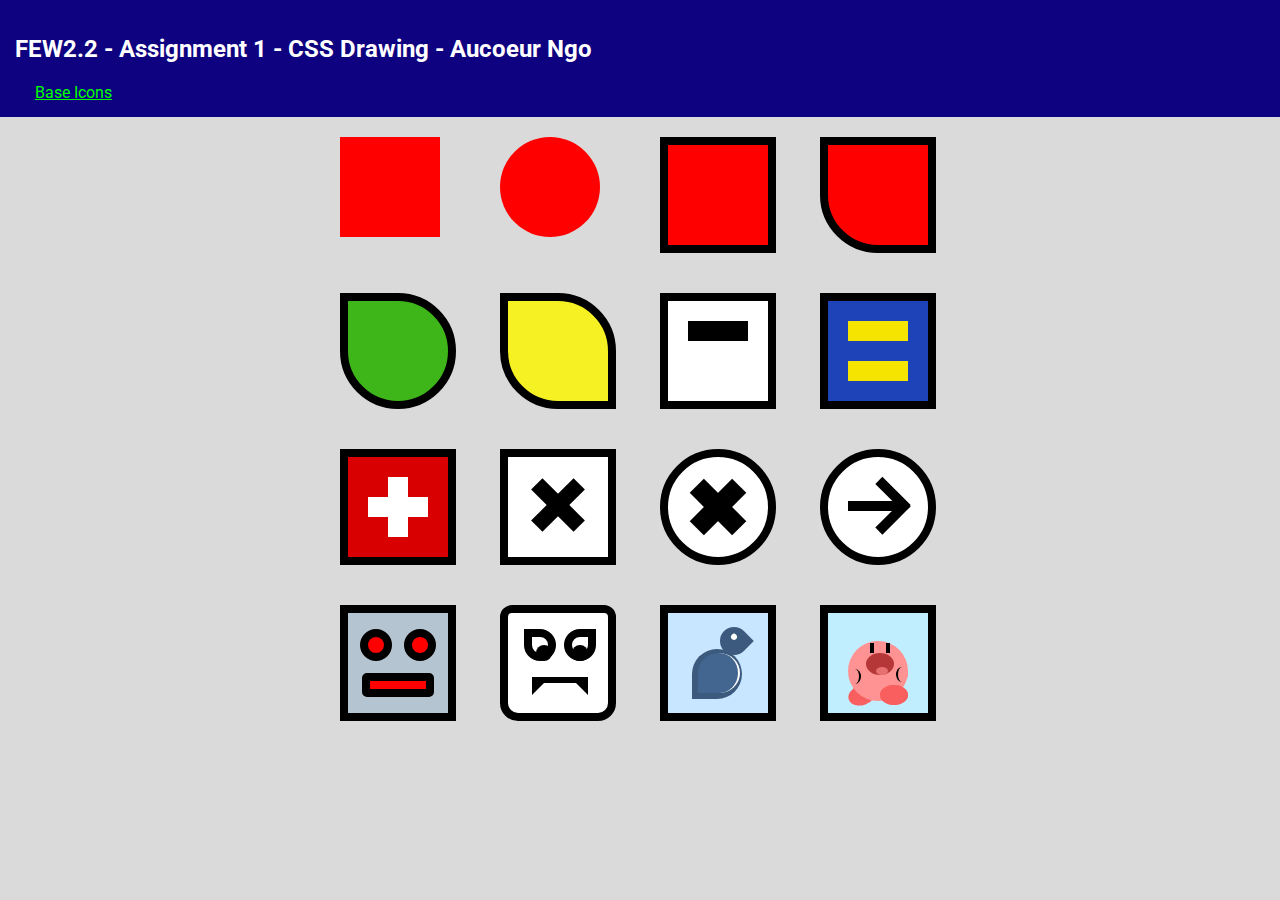
<file: index.html>
<!DOCTYPE html>
<html lang="en">
<head>
    <meta charset="UTF-8">
    <meta name="viewport" content="width=device-width, initial-scale=1.0">
    <link href="https://fonts.googleapis.com/css2?family=Roboto&display=swap" rel="stylesheet">
    <title>FEW2.2 - Assignment 1 - CSS Drawing</title>
     <style>
      body,
      html {
        height: 100%;
        margin: 0;
        font-family: 'Roboto', sans-serif;
        color: white;
        background-color: rgb(218, 218, 218);
      }

      a {
        margin: 20px;
        color: lime;
      }
      
      .head {
        background-color: rgb(15, 2, 128);
        padding: 15px;
        width: 100%;
      }

      .main {
        display: flex;
        justify-content: center;
        align-items: center;
        margin: 0;
      }
    </style>
</head>
<body>
    <div class="head">
        <h2>FEW2.2 - Assignment 1 - CSS Drawing - Aucoeur Ngo</h2>
        <a href="/example.html">Base Icons</a>
    </div>
    <div class="main">
    <div style="display: grid; grid-template-columns: repeat(4, 160px);">
    
      <!-- Red box -->
      <div style="
      width: 100px; 
      height: 100px; 
      margin: 20px;
      background-color: red"></div>
    
      <!-- Circle -->
      <div style="
      width: 100px; 
      height: 100px; 
      margin: 20px;
      border-radius: 50%;
      background-color: red"></div>
    
      <!-- Box with border -->
      <div style="
      width: 100px; 
      height: 100px; 
      margin: 20px;
      background-color: red;
      border: 8px solid black"></div>
    
    
      <!-- One Corner -->
      <div style="
      width: 100px; 
      height: 100px; 
      margin: 20px;
      background-color: red;
      border: 8px solid black;
      border-radius: 0 0 0 50%;"></div>
    
      <!-- Leaf -->
      <div style="
      width: 100px; 
      height: 100px; 
      margin: 20px;
      background-color: rgb(62, 182, 26);
      border: 8px solid black;
      border-radius: 0 50% 50% 50%;"></div>
    
      <!-- lemmon -->
      <div style="
      width: 100px; 
      height: 100px; 
      margin: 20px;
      background-color: rgb(245, 241, 34);
      border: 8px solid black;
      border-radius: 0 50% 0 50%;"></div>
    
      <!-- - -->
      <div style="
      width: 100px; 
      height: 100px; 
      background-color: white;
      margin: 20px;
      border: 8px solid black;
      position: relative;">
        <div style="
      width: 60px;
      height: 20px;
      background-color: black;
      transform: translate(20px, 20px);"></div>
      </div>
    
      <!-- = -->
      <div style="
      width: 100px; 
      height: 100px; 
      background-color: rgb(30, 66, 184);
      margin: 20px;
      border: 8px solid black;
      position: relative;">
        <div style="
        width: 60px;
        height: 20px;
        background-color: rgb(245, 228, 0);
        transform: translate(20px, 20px);"></div>
        <div style="
        width: 60px;
        height: 20px;
        background-color: rgb(245, 228, 0);
        transform: translate(20px, 40px);"></div>
      </div>
    
      <!-- + -->
      <div style="
      width: 100px; 
      height: 100px; 
      background-color: rgb(216, 0, 0);
      margin: 20px;
      border: 8px solid black;
      position: relative;">
        <div style="
        width: 60px;
        height: 20px;
        background-color: rgb(255, 255, 255);
        position: absolute;
        transform: translate(20px, 40px)"></div>
        <div style="
        width: 20px;
        height: 60px;
        background-color: rgb(255, 255, 255);
        position: absolute;
        transform: translate(40px, 20px)"></div>
      </div>
    
      <!-- X -->
      <div style="
      width: 100px; 
      height: 100px; 
      background-color: white;
      margin: 20px;
      border: 8px solid black;
      position: relative;">
        <div style="
        width: 60px;
        height: 16px;
        background-color: black;
        position: absolute;
        transform: translate(20px, 40px) rotate(-45deg);"></div>
        <div style="
        width: 60px;
        height: 16px;
        background-color: black;
        position: absolute;
        transform: translate(20px, 40px) rotate(45deg);"></div>
      </div>
    
      <!-- Ox -->
      <div style="
      width: 100px; 
      height: 100px; 
      background-color: white;
      margin: 20px;
      border: 8px solid black;
      border-radius: 50%;
      position: relative;">
        <div style="
        width: 60px;
        height: 20px;
        background-color: black;
        position: absolute;
        transform: translate(20px, 40px) rotate(-45deg);"></div>
        <div style="
        width: 60px;
        height: 20px;
        background-color: black;
        position: absolute;
        transform: translate(20px, 40px) rotate(45deg);"></div>
      </div>
    
      <!-- -> -->
      <div style="
      width: 100px; 
      height: 100px; 
      background-color: white;
      margin: 20px;
      border: 8px solid black;
      border-radius: 50%;
      position: relative;">
        <div style="
        width: 50px;
        height: 10px;
        background-color: black;
        position: absolute;
        transform: translate(20px, 44px);"></div>
        <div style="
        width: 40px;
        height: 10px;
        background-color: black;
        position: absolute;
        transform: translate(45px, 32.5px) rotate(45deg);"></div>
        <div style="
        width: 40px;
        height: 10px;
        background-color: black;
        position: absolute;
        transform: translate(45px, 55px) rotate(-45deg);"></div>
      </div>
    
      <!-- Angry Robot -->
      <div style="
      width: 100px; 
      height: 100px; 
      background-color: rgb(180, 196, 209);
      margin: 20px;
      border: 8px solid black;
      position: relative;">
        <div style="
        width: 16px;
        height: 16px;
        background-color: rgb(255, 0, 0);
        border: 8px solid black;
        border-radius: 50%;
        position: absolute;
        transform: translate(12px, 16px);"></div>
        <div style="
        width: 16px;
        height: 16px;
        background-color: rgb(255, 0, 0);
        border: 8px solid black;
        border-radius: 50%;
        position: absolute;
        transform: translate(56px, 16px);"></div>
        <div style="
        width: 56px;
        height: 8px;
        background-color: rgb(255, 0, 0);
        border: 8px solid black;
        border-radius: 5px;
        position: absolute;
        transform: translate(14px, 60px);"></div>
      </div>
    
      <!-- Vampire -->
      <div style="
      width: 100px; 
      height: 100px; 
      background-color: white;
      margin: 20px;
      border: 8px solid black;
      position: relative;
      border-radius: 12px 12px 18px 18px">
        <div style="
        width: 16px;
        height: 16px;
        background-color: white;
        border: 8px solid black;
        border-radius: 0 50% 50% 50%;
        position: absolute;
        transform: translate(16px, 16px);">
          <div style="
            width: 16px;
            height: 16px;
            border-radius: 50%;
            background-color: black;
            transform: translate(4px, 8px);
          "></div>
        </div>
        <div style="
        width: 16px;
        height: 16px;
        background-color: white;
        border: 8px solid black;
        border-radius: 50% 0 50% 50%;
        position: absolute;
        transform: translate(56px, 16px);">
          <div style="
          width: 16px;
            height: 16px;
            border-radius: 50%;
            background-color: black;
            transform: translate(0px, 8px);
        "></div>
        </div>
        <div style="
        width: 32px;
        height: 0px;
        border-top: 6px solid black;
        border-left: 12px solid black;
        border-right: 12px solid black;
        border-bottom: 12px solid transparent;
        position: absolute;
        transform: translate(24px, 64px);"></div>
      </div>
    
      <!-- Bird -->
      <div style="
      width: 100px; 
      height: 100px; 
      background-color: rgb(200, 230, 255);
      margin: 20px;
      border: 8px solid black;
      position: relative;">
        <!-- Body -->
        <div style="
        width: 50px;
        height: 50px;
        background-color: rgb(59, 90, 126);
        border-radius: 50% 50% 50% 0;
        position: absolute;
        transform: translate(24px, 36px);"></div>
        <!-- Wing -->
        <div style="
        width: 40px;
        height: 40px;
        background-color: rgb(66, 102, 143);
        border-radius: 50% 50% 50% 0;
        position: absolute;
        border-right: 2px solid;
        transform: translate(30px, 40px);"></div>
    
        <div style="
        width: 28px;
        height: 28px;
        background-color: rgb(59, 90, 126);
        border-radius: 50% 0 50% 50%;
        position: absolute;
        transform: translate(52px, 14px) rotate(45deg);">
          <div style="
          width: 6px;
          height: 6px;
          background-color: white;
          border-radius: 50%;
          transform: translate(8px, 8px)">
    
          </div>
        </div>
      </div>
    
    
      <!-- ?? -->
      <div style="
      width: 100px; 
      height: 100px; 
      background-color: rgb(193, 238, 255);
      margin: 20px;
      border: 8px solid black;
      position: relative;">
    
        <!-- left foot -->
        <div style="
      width: 28px;
      height: 20px;
      background-color: rgb(250, 95, 95);
      border-radius: 50%;
      position: absolute;
      transform: translate(20px, 72px) 
      rotate(-20deg);"></div>
    
        <!-- body -->
        <div style="
        width: 60px;
        height: 60px;
        background-color: rgb(255, 146, 146);
        border-radius: 50%;
        position: absolute;
        transform: translate(20px, 28px);"></div>
    
        <!-- right foot -->
        <div style="
      width: 28px;
      height: 20px;
      background-color: rgb(250, 95, 95);
      border-radius: 50%;
      position: absolute;
      transform: translate(52px, 72px);"></div>
    
        <!-- right foot -->
        <div style="
      width: 28px;
      height: 20px;
      background-color: rgb(250, 95, 95);
      border-radius: 50%;
      position: absolute;
      transform: translate(52px, 72px);"></div>
    
        <!-- Left arm -->
        <div style="
      width: 10px;
      height: 15px;
      background-color: rgb(255, 146, 146);
      border-radius: 50%;
      border-right: 2px solid black;
      position: absolute;
      transform: translate(21px, 56px);"></div>
    
        <!-- Right Arm -->
        <div style="
        width: 10px;
        height: 15px;
        background-color: rgb(255, 146, 146);
        border-radius: 50% ;
        border-left: 2px solid black;
        position: absolute;
        transform: translate(68px, 54px);"></div>
    
        <!-- Left eye -->
        <div style="
        width: 4px;
        height: 10px;
        background-color: black;
        position: absolute;
        transform: translate(42px, 30px);"></div>
    
        <!-- right eye -->
        <div style="
        width: 4px;
        height: 10px;
        background-color: black;
        position: absolute;
        transform: translate(58px, 30px);"></div>
    
        <div style="
        width: 28px;
        height: 22px;
        background-color: rgb(182, 55, 55);
        border-radius: 50%;
        position: absolute;
        transform: translate(38px, 40px);">
          <div style="
            width: 12px;
            height: 8px;
            background-color: rgb(231, 112, 112);
            border-radius: 50%;
            position: absolute;
            transform: translate(10px, 14px);">
          </div>
        </div>
    
      </div>
</div>
</body>
</html>
</file>
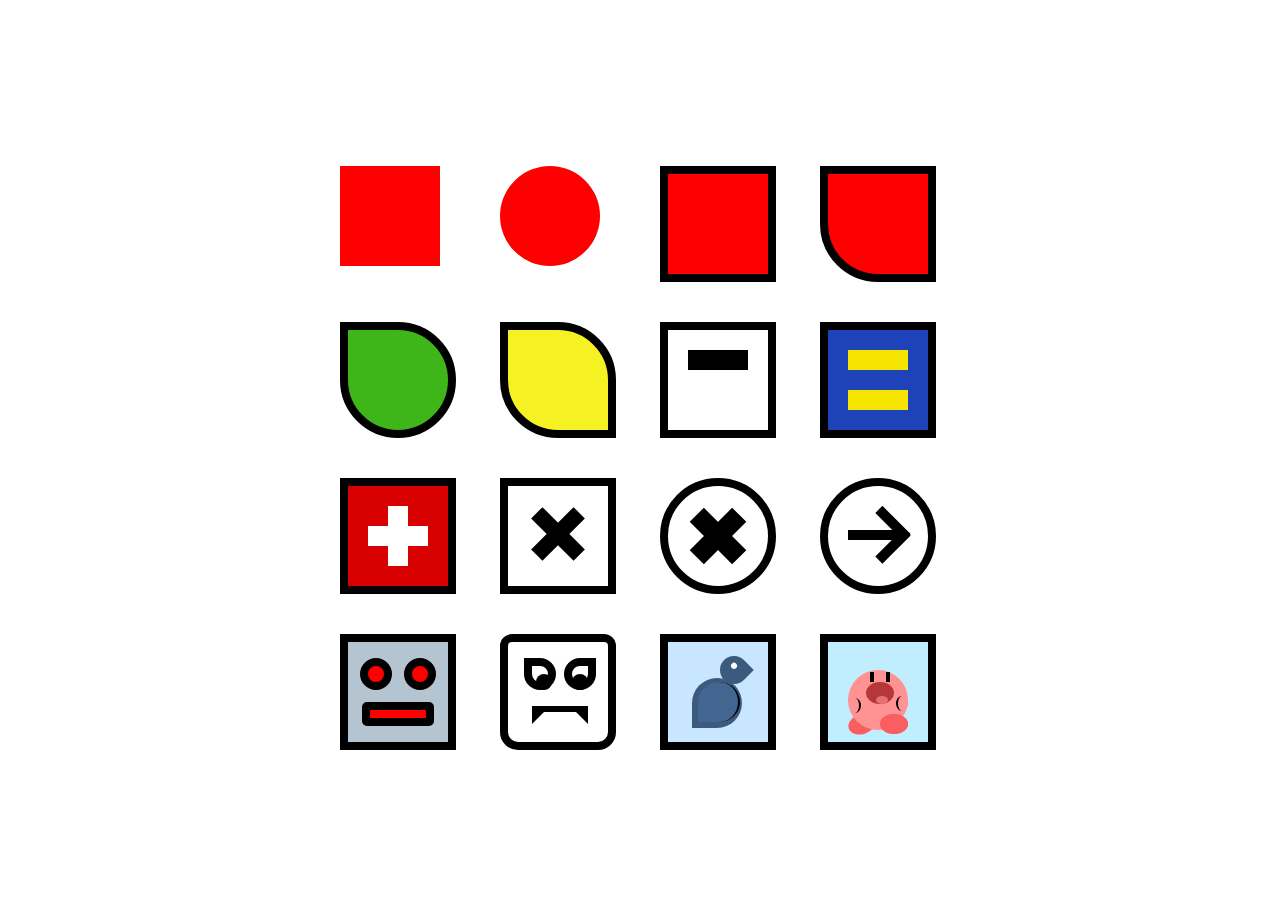
<file: assignment1_upscale.html>
<!DOCTYPE html>
<html>
  <head>
    <title></title>
    <style>
      body,
      html {
        height: 100%;
      }
    
      body {
        display: flex;
        justify-content: center;
        align-items: center;
      }
    </style>
  </head>

  <body> 
    <div style="display: grid; grid-template-columns: repeat(4, 160px);">
    
      <!-- Red box -->
      <div style="
      width: 100px; 
      height: 100px; 
      margin: 20px;
      background-color: red"></div>
    
      <!-- Circle -->
      <div style="
      width: 100px; 
      height: 100px; 
      margin: 20px;
      border-radius: 50%;
      background-color: red"></div>
    
      <!-- Box with border -->
      <div style="
      width: 100px; 
      height: 100px; 
      margin: 20px;
      background-color: red;
      border: 8px solid black"></div>
    
    
      <!-- One Corner -->
      <div style="
      width: 100px; 
      height: 100px; 
      margin: 20px;
      background-color: red;
      border: 8px solid black;
      border-radius: 0 0 0 50%;"></div>
    
      <!-- Leaf -->
      <div style="
      width: 100px; 
      height: 100px; 
      margin: 20px;
      background-color: rgb(62, 182, 26);
      border: 8px solid black;
      border-radius: 0 50% 50% 50%;"></div>
    
      <!-- lemmon -->
      <div style="
      width: 100px; 
      height: 100px; 
      margin: 20px;
      background-color: rgb(245, 241, 34);
      border: 8px solid black;
      border-radius: 0 50% 0 50%;"></div>
    
      <!-- - -->
      <div style="
      width: 100px; 
      height: 100px; 
      background-color: white;
      margin: 20px;
      border: 8px solid black;
      position: relative;">
        <div style="
      width: 60px;
      height: 20px;
      background-color: black;
      transform: translate(20px, 20px);"></div>
      </div>
    
      <!-- = -->
      <div style="
      width: 100px; 
      height: 100px; 
      background-color: rgb(30, 66, 184);
      margin: 20px;
      border: 8px solid black;
      position: relative;">
        <div style="
        width: 60px;
        height: 20px;
        background-color: rgb(245, 228, 0);
        transform: translate(20px, 20px);"></div>
        <div style="
        width: 60px;
        height: 20px;
        background-color: rgb(245, 228, 0);
        transform: translate(20px, 40px);"></div>
      </div>
    
      <!-- + -->
      <div style="
      width: 100px; 
      height: 100px; 
      background-color: rgb(216, 0, 0);
      margin: 20px;
      border: 8px solid black;
      position: relative;">
        <div style="
        width: 60px;
        height: 20px;
        background-color: rgb(255, 255, 255);
        position: absolute;
        transform: translate(20px, 40px)"></div>
        <div style="
        width: 20px;
        height: 60px;
        background-color: rgb(255, 255, 255);
        position: absolute;
        transform: translate(40px, 20px)"></div>
      </div>
    
      <!-- X -->
      <div style="
      width: 100px; 
      height: 100px; 
      background-color: white;
      margin: 20px;
      border: 8px solid black;
      position: relative;">
        <div style="
        width: 60px;
        height: 16px;
        background-color: black;
        position: absolute;
        transform: translate(20px, 40px) rotate(-45deg);"></div>
        <div style="
        width: 60px;
        height: 16px;
        background-color: black;
        position: absolute;
        transform: translate(20px, 40px) rotate(45deg);"></div>
      </div>
    
      <!-- Ox -->
      <div style="
      width: 100px; 
      height: 100px; 
      background-color: white;
      margin: 20px;
      border: 8px solid black;
      border-radius: 50%;
      position: relative;">
        <div style="
        width: 60px;
        height: 20px;
        background-color: black;
        position: absolute;
        transform: translate(20px, 40px) rotate(-45deg);"></div>
        <div style="
        width: 60px;
        height: 20px;
        background-color: black;
        position: absolute;
        transform: translate(20px, 40px) rotate(45deg);"></div>
      </div>
    
      <!-- -> -->
      <div style="
      width: 100px; 
      height: 100px; 
      background-color: white;
      margin: 20px;
      border: 8px solid black;
      border-radius: 50%;
      position: relative;">
        <div style="
        width: 50px;
        height: 10px;
        background-color: black;
        position: absolute;
        transform: translate(20px, 44px);"></div>
        <div style="
        width: 40px;
        height: 10px;
        background-color: black;
        position: absolute;
        transform: translate(45px, 32.5px) rotate(45deg);"></div>
        <div style="
        width: 40px;
        height: 10px;
        background-color: black;
        position: absolute;
        transform: translate(45px, 55px) rotate(-45deg);"></div>
      </div>
    
      <!-- Angry Robot -->
      <div style="
      width: 100px; 
      height: 100px; 
      background-color: rgb(180, 196, 209);
      margin: 20px;
      border: 8px solid black;
      position: relative;">
        <div style="
        width: 16px;
        height: 16px;
        background-color: rgb(255, 0, 0);
        border: 8px solid black;
        border-radius: 50%;
        position: absolute;
        transform: translate(12px, 16px);"></div>
        <div style="
        width: 16px;
        height: 16px;
        background-color: rgb(255, 0, 0);
        border: 8px solid black;
        border-radius: 50%;
        position: absolute;
        transform: translate(56px, 16px);"></div>
        <div style="
        width: 56px;
        height: 8px;
        background-color: rgb(255, 0, 0);
        border: 8px solid black;
        border-radius: 5px;
        position: absolute;
        transform: translate(14px, 60px);"></div>
      </div>
    
      <!-- Vampire -->
      <div style="
      width: 100px; 
      height: 100px; 
      background-color: white;
      margin: 20px;
      border: 8px solid black;
      position: relative;
      border-radius: 12px 12px 18px 18px">
        <div style="
        width: 16px;
        height: 16px;
        background-color: white;
        border: 8px solid black;
        border-radius: 0 50% 50% 50%;
        position: absolute;
        transform: translate(16px, 16px);">
          <div style="
            width: 16px;
            height: 16px;
            border-radius: 50%;
            background-color: black;
            transform: translate(4px, 8px);
          "></div>
        </div>
        <div style="
        width: 16px;
        height: 16px;
        background-color: white;
        border: 8px solid black;
        border-radius: 50% 0 50% 50%;
        position: absolute;
        transform: translate(56px, 16px);">
          <div style="
          width: 16px;
            height: 16px;
            border-radius: 50%;
            background-color: black;
            transform: translate(0px, 8px);
        "></div>
        </div>
        <div style="
        width: 32px;
        height: 0px;
        border-top: 6px solid black;
        border-left: 12px solid black;
        border-right: 12px solid black;
        border-bottom: 12px solid transparent;
        position: absolute;
        transform: translate(24px, 64px);"></div>
      </div>
    
      <!-- Bird -->
      <div style="
      width: 100px; 
      height: 100px; 
      background-color: rgb(200, 230, 255);
      margin: 20px;
      border: 8px solid black;
      position: relative;">
        <!-- Body -->
        <div style="
        width: 50px;
        height: 50px;
        background-color: rgb(59, 90, 126);
        border-radius: 50% 50% 50% 0;
        position: absolute;
        transform: translate(24px, 36px);"></div>
        <!-- Wing -->
        <div style="
        width: 40px;
        height: 40px;
        background-color: rgb(66, 102, 143);
        border-radius: 50% 50% 50% 0;
        position: absolute;
        border-right: 2px solid;
        transform: translate(30px, 40px);"></div>
    
        <div style="
        width: 28px;
        height: 28px;
        background-color: rgb(59, 90, 126);
        border-radius: 50% 0 50% 50%;
        position: absolute;
        transform: translate(52px, 14px) rotate(45deg);">
          <div style="
          width: 6px;
          height: 6px;
          background-color: white;
          border-radius: 50%;
          transform: translate(8px, 8px)">
    
          </div>
        </div>
      </div>
    
    
      <!-- ?? -->
      <div style="
      width: 100px; 
      height: 100px; 
      background-color: rgb(193, 238, 255);
      margin: 20px;
      border: 8px solid black;
      position: relative;">
    
        <!-- left foot -->
        <div style="
      width: 28px;
      height: 20px;
      background-color: rgb(250, 95, 95);
      border-radius: 50%;
      position: absolute;
      transform: translate(20px, 72px) 
      rotate(-20deg);"></div>
    
        <!-- body -->
        <div style="
        width: 60px;
        height: 60px;
        background-color: rgb(255, 146, 146);
        border-radius: 50%;
        position: absolute;
        transform: translate(20px, 28px);"></div>
    
        <!-- right foot -->
        <div style="
      width: 28px;
      height: 20px;
      background-color: rgb(250, 95, 95);
      border-radius: 50%;
      position: absolute;
      transform: translate(52px, 72px);"></div>
    
        <!-- right foot -->
        <div style="
      width: 28px;
      height: 20px;
      background-color: rgb(250, 95, 95);
      border-radius: 50%;
      position: absolute;
      transform: translate(52px, 72px);"></div>
    
        <!-- Left arm -->
        <div style="
      width: 10px;
      height: 15px;
      background-color: rgb(255, 146, 146);
      border-radius: 50%;
      border-right: 2px solid black;
      position: absolute;
      transform: translate(21px, 56px);"></div>
    
        <!-- Right Arm -->
        <div style="
        width: 10px;
        height: 15px;
        background-color: rgb(255, 146, 146);
        border-radius: 50% ;
        border-left: 2px solid black;
        position: absolute;
        transform: translate(68px, 54px);"></div>
    
        <!-- Left eye -->
        <div style="
        width: 4px;
        height: 10px;
        background-color: black;
        position: absolute;
        transform: translate(42px, 30px);"></div>
    
        <!-- right eye -->
        <div style="
        width: 4px;
        height: 10px;
        background-color: black;
        position: absolute;
        transform: translate(58px, 30px);"></div>
    
        <div style="
        width: 28px;
        height: 22px;
        background-color: rgb(182, 55, 55);
        border-radius: 50%;
        position: absolute;
        transform: translate(38px, 40px);">
          <div style="
            width: 12px;
            height: 8px;
            background-color: rgb(231, 112, 112);
            border-radius: 50%;
            position: absolute;
            transform: translate(10px, 14px);">
          </div>
        </div>
    
      </div>

  </body>

</html>
</file>
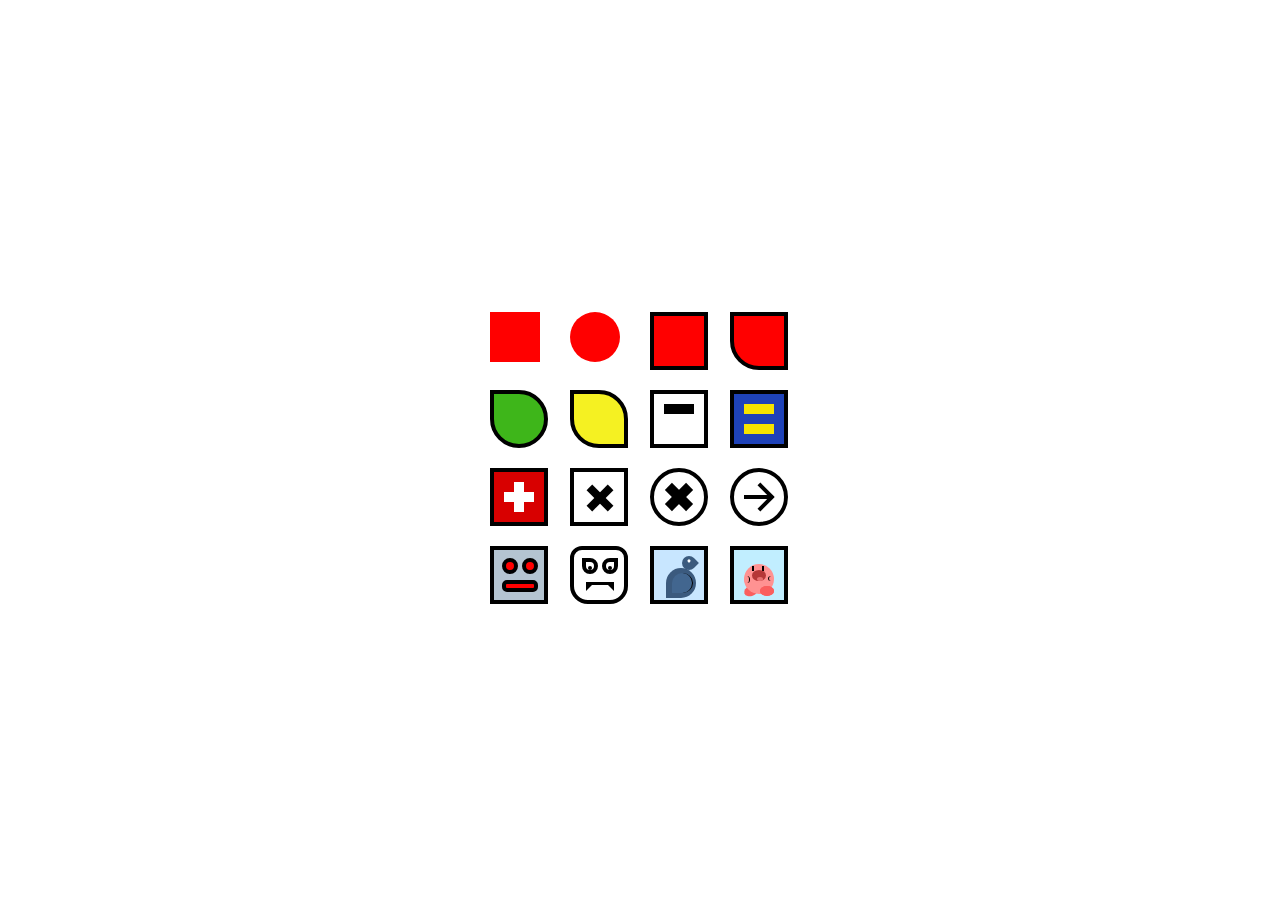
<file: example.html>
<!DOCTYPE html>
<html>
  <head>
    <title></title>
    <style>
      body,
      html {
        height: 100%;
      }
    
      body {
        display: flex;
        justify-content: center;
        align-items: center;
      }
    </style>
  </head>

  <body> 
    <div style="display: grid; grid-template-columns: repeat(4, 80px);">
    
      <!-- Red box -->
      <div style="
      width: 50px; 
      height: 50px; 
      margin: 10px;
      background-color: red"></div>
    
      <!-- Circle -->
      <div style="
      width: 50px; 
      height: 50px; 
      margin: 10px;
      border-radius: 50%;
      background-color: red"></div>
    
      <!-- Box with border -->
      <div style="
      width: 50px; 
      height: 50px; 
      margin: 10px;
      background-color: red;
      border: 4px solid black"></div>
    
    
      <!-- One Corner -->
      <div style="
      width: 50px; 
      height: 50px; 
      margin: 10px;
      background-color: red;
      border: 4px solid black;
      border-radius: 0 0 0 50%;"></div>
    
      <!-- Leaf -->
      <div style="
      width: 50px; 
      height: 50px; 
      margin: 10px;
      background-color: rgb(62, 182, 26);
      border: 4px solid black;
      border-radius: 0 50% 50% 50%;"></div>
    
      <!-- lemmon -->
      <div style="
      width: 50px; 
      height: 50px; 
      margin: 10px;
      background-color: rgb(245, 241, 34);
      border: 4px solid black;
      border-radius: 0 50% 0 50%;"></div>
    
      <!-- - -->
      <div style="
      width: 50px; 
      height: 50px; 
      background-color: white;
      margin: 10px;
      border: 4px solid black;
      position: relative;">
        <div style="
      width: 30px;
      height: 10px;
      background-color: black;
      transform: translate(10px, 10px);"></div>
      </div>
    
      <!-- = -->
      <div style="
      width: 50px; 
      height: 50px; 
      background-color: rgb(30, 66, 184);
      margin: 10px;
      border: 4px solid black;
      position: relative;">
        <div style="
        width: 30px;
        height: 10px;
        background-color: rgb(245, 228, 0);
        transform: translate(10px, 10px);"></div>
        <div style="
        width: 30px;
        height: 10px;
        background-color: rgb(245, 228, 0);
        transform: translate(10px, 20px);"></div>
      </div>
    
      <!-- + -->
      <div style="
      width: 50px; 
      height: 50px; 
      background-color: rgb(216, 0, 0);
      margin: 10px;
      border: 4px solid black;
      position: relative;">
        <div style="
        width: 30px;
        height: 10px;
        background-color: rgb(255, 255, 255);
        position: absolute;
        transform: translate(10px, 20px)"></div>
        <div style="
        width: 10px;
        height: 30px;
        background-color: rgb(255, 255, 255);
        position: absolute;
        transform: translate(20px, 10px)"></div>
      </div>
    
      <!-- X -->
      <div style="
      width: 50px; 
      height: 50px; 
      background-color: white;
      margin: 10px;
      border: 4px solid black;
      position: relative;">
        <div style="
        width: 30px;
        height: 8px;
        background-color: black;
        position: absolute;
        transform: translate(11px, 22px) rotate(-45deg);"></div>
        <div style="
        width: 30px;
        height: 8px;
        background-color: black;
        position: absolute;
        transform: translate(11px, 22px) rotate(45deg);"></div>
      </div>
    
      <!-- Ox -->
      <div style="
      width: 50px; 
      height: 50px; 
      background-color: white;
      margin: 10px;
      border: 4px solid black;
      border-radius: 50%;
      position: relative;">
        <div style="
        width: 30px;
        height: 10px;
        background-color: black;
        position: absolute;
        transform: translate(10px, 20px) rotate(-45deg);"></div>
        <div style="
        width: 30px;
        height: 10px;
        background-color: black;
        position: absolute;
        transform: translate(10px, 20px) rotate(45deg);"></div>
      </div>
    
      <!-- -> -->
      <div style="
      width: 50px; 
      height: 50px; 
      background-color: white;
      margin: 10px;
      border: 4px solid black;
      border-radius: 50%;
      position: relative;">
        <div style="
        width: 26px;
        height: 4px;
        background-color: black;
        position: absolute;
        transform: translate(10px, 23px);"></div>
        <div style="
        width: 20px;
        height: 4px;
        background-color: black;
        position: absolute;
        transform: translate(22px, 17px) rotate(45deg);"></div>
        <div style="
        width: 20px;
        height: 4px;
        background-color: black;
        position: absolute;
        transform: translate(22px, 29px) rotate(-45deg);"></div>
      </div>
    
      <!-- Angry Robot -->
      <div style="
      width: 50px; 
      height: 50px; 
      background-color: rgb(180, 196, 209);
      margin: 10px;
      border: 4px solid black;
      position: relative;">
        <div style="
        width: 8px;
        height: 8px;
        background-color: rgb(255, 0, 0);
        border: 4px solid black;
        border-radius: 50%;
        position: absolute;
        transform: translate(8px, 8px);"></div>
        <div style="
        width: 8px;
        height: 8px;
        background-color: rgb(255, 0, 0);
        border: 4px solid black;
        border-radius: 50%;
        position: absolute;
        transform: translate(28px, 8px);"></div>
        <div style="
        width: 28px;
        height: 4px;
        background-color: rgb(255, 0, 0);
        border: 4px solid black;
        border-radius: 5px;
        position: absolute;
        transform: translate(8px, 30px);"></div>
      </div>
    
      <!-- Vampire -->
      <div style="
      width: 50px; 
      height: 50px; 
      background-color: white;
      margin: 10px;
      border: 4px solid black;
      position: relative;
      border-radius: 12px 12px 18px 18px">
        <div style="
        width: 8px;
        height: 8px;
        background-color: white;
        border: 4px solid black;
        border-radius: 0 50% 50% 50%;
        position: absolute;
        transform: translate(8px, 8px);">
          <div style="
            width: 4px;
            height: 4px;
            border-radius: 50%;
            background-color: black;
            transform: translate(2px, 4px);
          "></div>
        </div>
        <div style="
        width: 8px;
        height: 8px;
        background-color: white;
        border: 4px solid black;
        border-radius: 50% 0 50% 50%;
        position: absolute;
        transform: translate(28px, 8px);">
          <div style="
          width: 4px;
            height: 4px;
            border-radius: 50%;
            background-color: black;
            transform: translate(2px, 4px);
        "></div>
        </div>
        <div style="
        width: 16px;
        height: 0px;
        border-top: 3px solid black;
        border-left: 6px solid black;
        border-right: 6px solid black;
        border-bottom: 6px solid transparent;
        position: absolute;
        transform: translate(12px, 32px);"></div>
      </div>
    
      <!-- Bird -->
      <div style="
      width: 50px; 
      height: 50px; 
      background-color: rgb(200, 230, 255);
      margin: 10px;
      border: 4px solid black;
      position: relative;">
        <!-- Body -->
        <div style="
        width: 30px;
        height: 30px;
        background-color: rgb(59, 90, 126);
        border-radius: 50% 50% 50% 0;
        position: absolute;
        transform: translate(12px, 18px);"></div>
        <!-- Wing -->
        <div style="
        width: 20px;
        height: 20px;
        background-color: rgb(66, 102, 143);
        border-radius: 50% 50% 50% 0;
        position: absolute;
        border-right: 1px solid;
        transform: translate(18px, 23px);"></div>
    
        <div style="
        width: 14px;
        height: 14px;
        background-color: rgb(59, 90, 126);
        border-radius: 50% 0 50% 50%;
        position: absolute;
        transform: translate(28px, 6px) rotate(45deg);">
          <div style="
          width: 3px;
          height: 3px;
          background-color: white;
          border-radius: 50%;
          transform: translate(4px, 4px)">
    
          </div>
        </div>
      </div>
    
    
      <!-- ?? -->
      <div style="
      width: 50px; 
      height: 50px; 
      background-color: rgb(193, 238, 255);
      margin: 10px;
      border: 4px solid black;
      position: relative;">
    
        <!-- left foot -->
        <div style="
      width: 14px;
      height: 10px;
      background-color: rgb(250, 95, 95);
      border-radius: 50%;
      position: absolute;
      transform: translate(10px, 36px) rotate(-20deg);"></div>
    
        <!-- body -->
        <div style="
        width: 30px;
        height: 30px;
        background-color: rgb(255, 146, 146);
        border-radius: 50%;
        position: absolute;
        transform: translate(10px, 14px);"></div>
    
        <!-- right foot -->
        <div style="
      width: 14px;
      height: 10px;
      background-color: rgb(250, 95, 95);
      border-radius: 50%;
      position: absolute;
      transform: translate(26px, 36px);"></div>
    
        <!-- right foot -->
        <div style="
      width: 14px;
      height: 10px;
      background-color: rgb(250, 95, 95);
      border-radius: 50%;
      position: absolute;
      transform: translate(26px, 36px);"></div>
    
        <!-- Left arm -->
        <div style="
      width: 5px;
      height: 7px;
      background-color: rgb(255, 146, 146);
      border-radius: 50%;
      border-right: 1px solid black;
      position: absolute;
      transform: translate(10px, 26px);"></div>
    
        <!-- Right Arm -->
        <div style="
        width: 5px;
        height: 5px;
        background-color: rgb(255, 146, 146);
        border-radius: 50% ;
        border-left: 1px solid black;
        position: absolute;
        transform: translate(34px, 26px);"></div>
    
        <!-- Left eye -->
        <div style="
        width: 2px;
        height: 5px;
        background-color: black;
        position: absolute;
        transform: translate(18px, 16px);"></div>
    
        <!-- right eye -->
        <div style="
        width: 2px;
        height: 5px;
        background-color: black;
        position: absolute;
        transform: translate(28px, 16px);"></div>
    
        <div style="
        width: 14px;
        height: 11px;
        background-color: rgb(182, 55, 55);
        border-radius: 50%;
        position: absolute;
        transform: translate(18px, 20px);">
          <div style="
            width: 6px;
            height: 4px;
            background-color: rgb(231, 112, 112);
            border-radius: 50%;
            position: absolute;
            transform: translate(5px, 7px);">
          </div>
        </div>
    
      </div>

  </body>

</html>
</file>
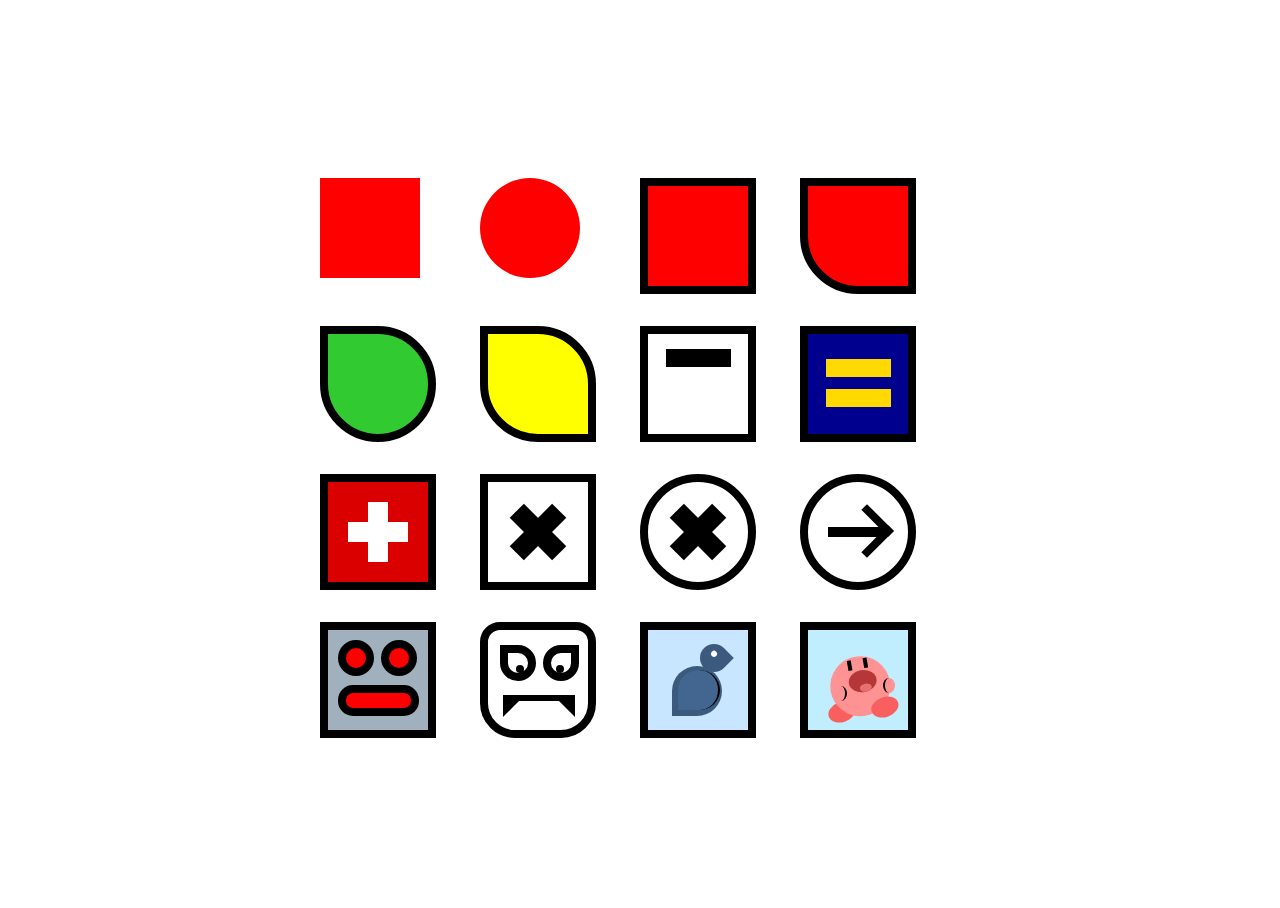
<file: refactor.html>
<!DOCTYPE html>
<html>
  <head>
    <title>FEW2.2 - CSS Drawing</title>
    <link rel="stylesheet" href="refactor.css">
  </head>

  <body> 
    <div class="grid">
      <div id="red-box"></div>
      <div id="red-circle"></div>
      <div id="border-square"></div>
      <div id="one-corner"></div>
      <div id="leaf"></div>
      <div id="lemon"></div>
      <div id="filebox"></div>
      <div id="equality"></div>
      <div id="swissflag"></div>
      <div id="x"></div>
      <div id="circle-x"></div>
      <div id="arrow"></div>
      <div id="madrobot">
        <div id="eyes"></div>
      </div>
      <div id="vampire">
        <div id="meaneyes">
          <div id="pupil"></div>
        </div>
      </div>
      <div id="birb">
        <div id="birb-body"></div>
        <div id="wing"></div>
        <div id="birb-head"></div>  
      </div>
      <div id="kirby">
        <div id="foot">
          <div id="kirby-body">
            <div id="smol-eyes"></div>
            <div id="mouth"></div>
          </div>
        </div>
        <div id="arms"></div>
      </div>
    </div>
  </body>
</html>
</file>
<file: refactor.css>
body, html {
  height: 100%;
}

body {
  display: flex;
  justify-content: center;
  align-items: center;
}

.grid {
  display: grid; 
  grid-template-columns: repeat(4, 160px);
  row-gap: 2em;
}

#red-box {
  width: 100px;
  height: 100px;
  background-color: red;
}

#red-circle {
  width: 100px;
  height: 100px;
  background-color: red;
  border-radius: 50%;
}

#border-square {
  width: 100px;
  height: 100px;
  background-color: red;
  border: 8px solid black;
}

#one-corner {
  width: 100px;
  height: 100px;
  background-color: red;
  border: 8px solid black;
  border-radius: 0 0 0 50%;
}

#leaf{
  width: 100px;
  height: 100px;
  background-color: rgb(49, 202, 49);
  border: 8px solid black;
  border-radius: 0 50% 50% 50%;
}

#lemon{
  width: 100px;
  height: 100px;
  background-color: yellow;
  border: 8px solid black;
  border-radius: 0 50% 0% 50%;
}

#filebox {
  width: 100px;
  height: 100px;
  background-color: white;
  border: 8px solid black;
}

#filebox:after {
  content: "";
  position: absolute;
  width: 65px;
  height: 18px;
  background-color: black;
  transform: translate(18px, 15px);
}

#equality {
  width: 100px;
  height: 100px;
  background-color: rgb(0, 0, 143);
  border: 8px solid black;
}


#equality:before {
  content: "";
  position: absolute;
  width: 65px;
  height: 18px;
  background-color: rgb(255, 217, 0);
  transform: translate(18px, 55px);
}

#equality:after {
  content: "";
  position: absolute;
  width: 65px;
  height: 18px;
  background-color: rgb(255, 217, 0);
  transform: translate(18px, 25px);
}

#swissflag {
  width: 100px;
  height: 100px;
  background-color: rgb(219, 0, 0);
  border: 8px solid black;
}

#swissflag:before{
  content: "";
  position: absolute;
  width: 60px;
  height: 20px;
  background-color: white;
  transform: translate(20px, 40px);
}

#swissflag:after{
  content: "";
  position: absolute;
  width: 60px;
  height: 20px;
  background-color: white;
  transform: translate(20px, 40px) rotate(90deg);
}

#x {
  width: 100px;
  height: 100px;
  background-color: white;
  border: 8px solid black;
}

#x:before{
  content: "";
  position: absolute;
  width: 60px;
  height: 20px;
  background-color: black;
  transform: translate(20px, 40px) rotate(45deg);
}

#x:after{
  content: "";
  position: absolute;
  width: 60px;
  height: 20px;
  background-color: black;
  transform: translate(20px, 40px) rotate(-45deg);
}

#circle-x {
  width: 100px;
  height: 100px;
  background-color: white;
  border: 8px solid black;
  border-radius: 50%;
}

#circle-x:before{
  content: "";
  position: absolute;
  width: 60px;
  height: 20px;
  background-color: black;
  transform: translate(20px, 40px) rotate(45deg);
}

#circle-x:after{
  content: "";
  position: absolute;
  width: 60px;
  height: 20px;
  background-color: black;
  transform: translate(20px, 40px) rotate(-45deg);
}

#arrow {
  width: 100px;
  height: 100px;
  background-color: white;
  border: 8px solid black;
  border-radius: 50%;
}

#arrow:before {
  content: "";
  position: absolute;
  width: 30px;
  height: 30px;
  border-right: 8px solid black;
  border-bottom: 8px solid black;
  transform: translate(40px, 30px) rotate(-45deg);
}

#arrow:after {
  content: "";
  position: absolute;
  width: 60px;
  height: 10px;
  background-color: black;
  transform: translate(20px, 45px);
}

#madrobot {
  width: 100px;
  height: 100px;
  background-color: rgb(160, 176, 189);
  border: 8px solid black;
}

#madrobot:before {
  content: "";
  position: absolute;
  width: 65px;
  height: 15px;
  background-color: red;
  border: 8px solid black;
  border-radius: 15px;
  transform: translate(10px, 55px);
}

#eyes {
  width: 20px;
  height: 20px;
  background-color: red;
  border: 8px solid black;
  border-radius: 50%;
  transform: translate(10px, 10px);
}

#eyes:before {
  content: "";
  position: absolute;
  width: 20px;
  height: 20px;
  background-color: red;
  border: 8px solid black;
  border-radius: 50%;
  transform: translate(35px, -8px);
}

#vampire {
  width: 100px;
  height: 100px;
  background-color: white;
  border: 8px solid black;
  border-radius: 20px 20px 35px 35px;
}

#vampire:before {
  content: "";
  position: absolute;
  width: 40px;
  height: 0px;
  border-top: 6px solid black;
  border-left: 16px solid black;
  border-right: 16px solid black;
  border-bottom:  16px solid transparent;
  transform: translate(15px, 65px);
}

#meaneyes {
  width: 20px;
  height: 20px;
  background-color: white;
  border: 8px solid black;
  border-radius: 0 50% 50%;
  transform: translate(12px, 15px);
}

#meaneyes:before {
  content: "";
  position: absolute;
  width: 20px;
  height: 20px;
  background-color: white;
  border: 8px solid black;
  border-radius: 50% 0% 50% 50%;
  transform: translate(35px, -8px);
}

#pupil {
  width: 8px;
  height: 8px;
  border-radius: 50%;
  background-color: black;
  transform: translate(8px, 12px);
}

#pupil:before {
  content: "";
  position: absolute;
  width: 8px;
  height: 8px;
  border-radius: 50%;
  background-color: black;
  transform: translate(40px, 0px);
}

#birb {
  width: 100px; 
  height: 100px; 
  background-color: rgb(200, 230, 255);
  border: 8px solid black;
}
#birb-body {
  width: 50px;
  height: 50px;
  background-color: rgb(59, 90, 126);
  border-radius: 50% 50% 50% 0;
  position: absolute;
  transform: translate(24px, 36px);
}

#wing {
  width: 40px;
  height: 40px;
  background-color: rgb(66, 102, 143);
  border-radius: 50% 50% 50% 0;
  position: absolute;
  border-right: 2px solid;
  transform: translate(30px, 40px);
}

#birb-head {
  width: 28px;
  height: 28px;
  background-color: rgb(59, 90, 126);
  border-radius: 50% 0 50% 50%;
  position: absolute;
  transform: translate(52px, 14px) rotate(45deg);
}

#birb-head:after {
  content: "";
  position: absolute;
  width: 6px;
  height: 6px;
  background-color: white;
  border-radius: 50%;
  transform: translate(8px, 8px)
}

#kirby {
  width: 100px; 
  height: 100px; 
  background-color: rgb(193, 238, 255);
  border: 8px solid black;
}

#kirby-body {
  position: absolute;
  width: 60px;
  height: 60px;
  background-color: rgb(255, 146, 146);
  border-radius: 50%;
  transform: translate(10px, -38px);
}

#smol-eyes {
  width: 4px;
  height: 10px;
  background-color: black;
  transform: translate(25px, 2px) rotate(10deg);
}
#smol-eyes:after{
  content: "";
  position: absolute;
  width: 4px;
  height: 10px;
  background-color: black;
  transform: translate(16px, 0px);
}

#mouth {
  position: absolute;
  width: 28px;
  height: 22px;
  background-color: rgb(182, 55, 55);
  border-radius: 50%;
  transform: translate(20px, 5px) rotate(10deg);
}

#mouth:after{
  content: "";
  position: absolute;
  width: 12px;
  height: 8px;
  background-color: rgb(231, 112, 112);
  border-radius: 50%;
  position: absolute;
  transform: translate(10px, 14px);
}

#foot {
  width: 28px;
  height: 20px;
  background-color: rgb(250, 95, 95);
  border-radius: 50%;
  transform: translate(20px, 72px) 
  rotate(-20deg);
}

#foot:after {
  content: "";
  position: absolute;
  width: 28px;
  height: 20px;
  background-color: rgb(250, 95, 95);
  border-radius: 50%;
  position: absolute;
  transform: translate(42px, 10px);
}

#arms {
  width: 10px;
  height: 15px;
  background-color: rgb(255, 146, 146);
  border-radius: 50%;
  border-right: 2px solid black;
  position: absolute;
  transform: translate(27px, 36px);
}

#arms:after {
  content: "";
  width: 10px;
  height: 15px;
  background-color: rgb(255, 146, 146);
  border-radius: 50% ;
  border-left: 2px solid black;
  position: absolute;
  transform: translate(48px, -8px);  
}
</file>
